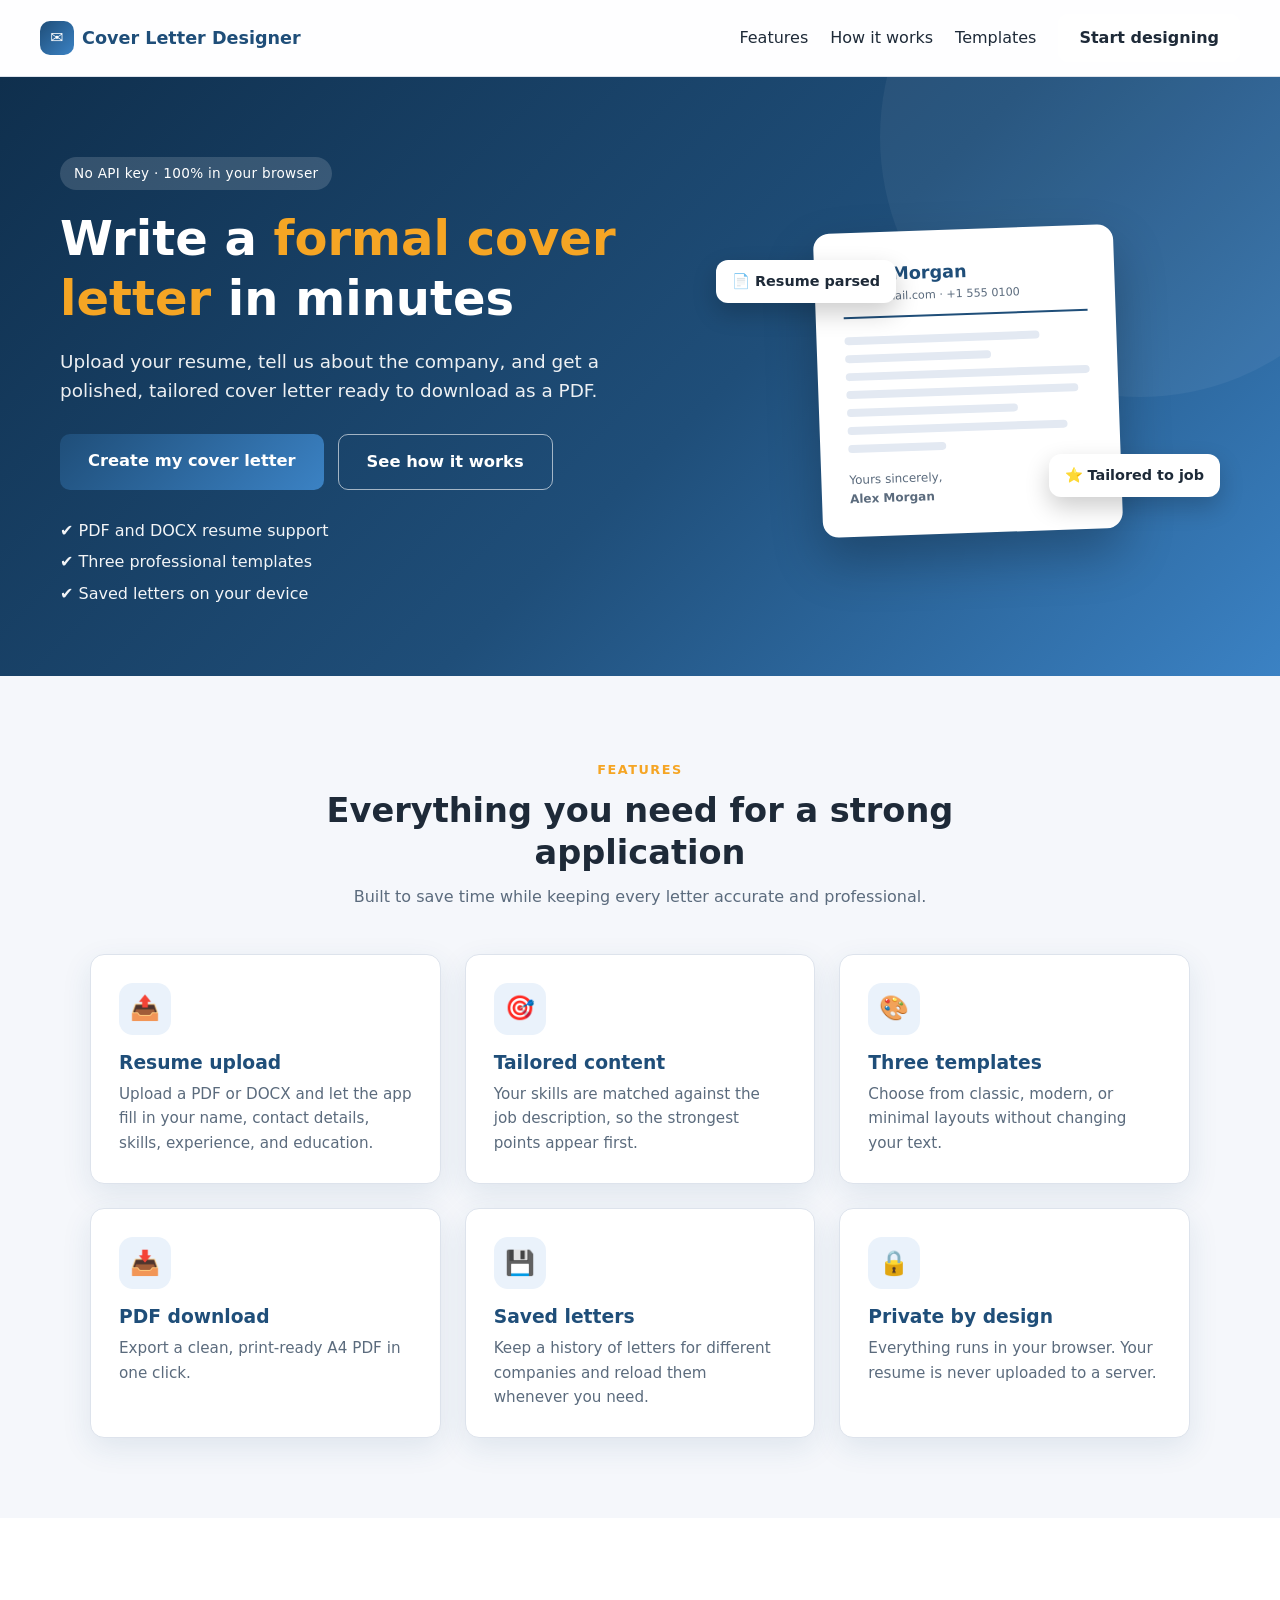
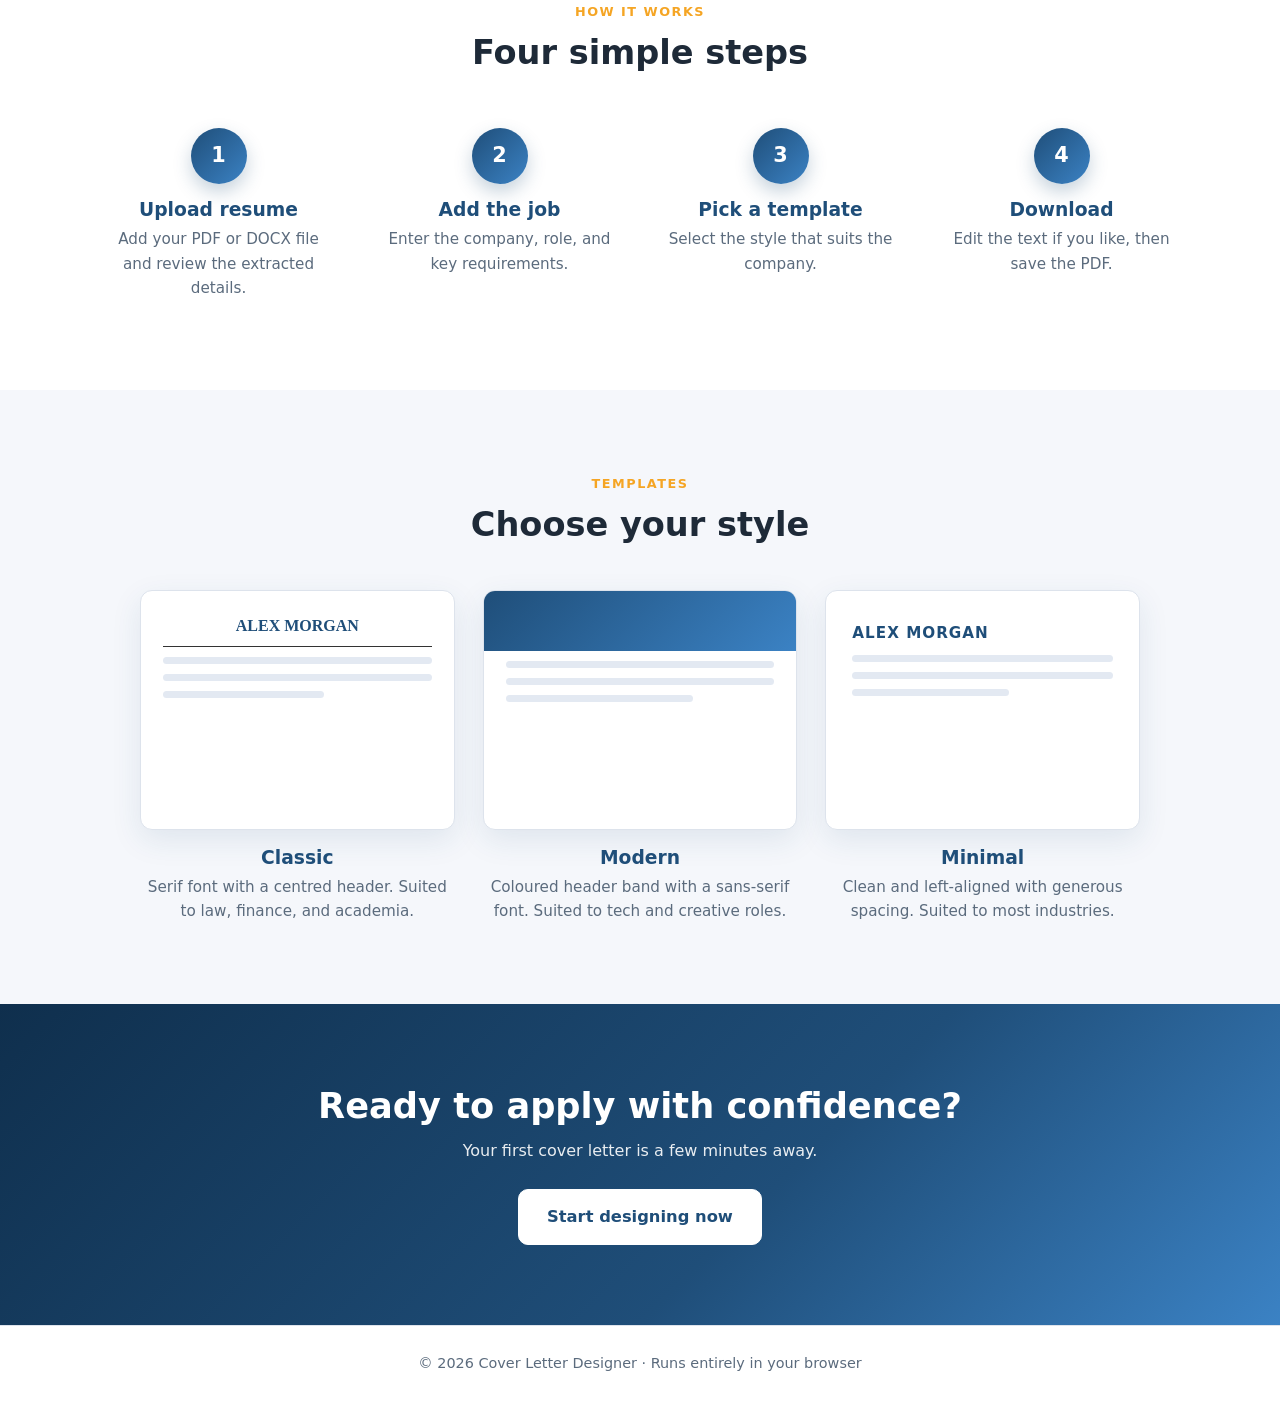
<file: index.html>
<!doctype html>
<html lang="en">
  <head>
    <meta charset="UTF-8" />
    <meta name="viewport" content="width=device-width, initial-scale=1.0" />
    <link rel="icon" type="image/x-icon" href="favicon.ico" />
    <title>Cover Letter Designer | Home</title>
    <link rel="stylesheet" href="style.css" />
  </head>
  <body class="home">
    <nav class="navbar">
      <a href="index.html" class="brand">
        <span class="brand-icon">✉</span> Cover Letter Designer
      </a>
      <div class="nav-links">
        <a href="#features">Features</a>
        <a href="#how">How it works</a>
        <a href="#templates">Templates</a>
        <a href="designer.html" class="btn btn-light">Start designing</a>
      </div>
    </nav>

    <section class="hero">
      <div class="hero-text">
        <span class="badge">No API key · 100% in your browser</span>
        <h1>
          Write a <span class="accent">formal cover letter</span> in minutes
        </h1>
        <p>
          Upload your resume, tell us about the company, and get a polished,
          tailored cover letter ready to download as a PDF.
        </p>
        <div class="hero-actions">
          <a href="designer.html" class="btn btn-primary btn-lg"
            >Create my cover letter</a
          >
          <a href="#how" class="btn btn-ghost btn-lg">See how it works</a>
        </div>
        <ul class="hero-points">
          <li>✔ PDF and DOCX resume support</li>
          <li>✔ Three professional templates</li>
          <li>✔ Saved letters on your device</li>
        </ul>
      </div>
      <div class="hero-visual">
        <div class="mock-letter">
          <div class="mock-header">
            <div class="mock-name">Alex Morgan</div>
            <div class="mock-contact">alex@email.com · +1 555 0100</div>
          </div>
          <div class="mock-line w80"></div>
          <div class="mock-line w60"></div>
          <div class="mock-line w100"></div>
          <div class="mock-line w95"></div>
          <div class="mock-line w70"></div>
          <div class="mock-line w90"></div>
          <div class="mock-line w40"></div>
          <div class="mock-sign">
            Yours sincerely,<br /><strong>Alex Morgan</strong>
          </div>
        </div>
        <div class="float-card float-1">📄 Resume parsed</div>
        <div class="float-card float-2">⭐ Tailored to job</div>
      </div>
    </section>

    <section id="features" class="section">
      <div class="section-head">
        <span class="eyebrow">Features</span>
        <h2>Everything you need for a strong application</h2>
        <p>
          Built to save time while keeping every letter accurate and
          professional.
        </p>
      </div>
      <div class="cards">
        <div class="card">
          <div class="card-icon">📤</div>
          <h3>Resume upload</h3>
          <p>
            Upload a PDF or DOCX and let the app fill in your name, contact
            details, skills, experience, and education.
          </p>
        </div>
        <div class="card">
          <div class="card-icon">🎯</div>
          <h3>Tailored content</h3>
          <p>
            Your skills are matched against the job description, so the
            strongest points appear first.
          </p>
        </div>
        <div class="card">
          <div class="card-icon">🎨</div>
          <h3>Three templates</h3>
          <p>
            Choose from classic, modern, or minimal layouts without changing
            your text.
          </p>
        </div>
        <div class="card">
          <div class="card-icon">📥</div>
          <h3>PDF download</h3>
          <p>Export a clean, print-ready A4 PDF in one click.</p>
        </div>
        <div class="card">
          <div class="card-icon">💾</div>
          <h3>Saved letters</h3>
          <p>
            Keep a history of letters for different companies and reload them
            whenever you need.
          </p>
        </div>
        <div class="card">
          <div class="card-icon">🔒</div>
          <h3>Private by design</h3>
          <p>
            Everything runs in your browser. Your resume is never uploaded to a
            server.
          </p>
        </div>
      </div>
    </section>

    <section id="how" class="section section-alt">
      <div class="section-head">
        <span class="eyebrow">How it works</span>
        <h2>Four simple steps</h2>
      </div>
      <div class="steps">
        <div class="step">
          <span class="step-num">1</span>
          <h3>Upload resume</h3>
          <p>Add your PDF or DOCX file and review the extracted details.</p>
        </div>
        <div class="step">
          <span class="step-num">2</span>
          <h3>Add the job</h3>
          <p>Enter the company, role, and key requirements.</p>
        </div>
        <div class="step">
          <span class="step-num">3</span>
          <h3>Pick a template</h3>
          <p>Select the style that suits the company.</p>
        </div>
        <div class="step">
          <span class="step-num">4</span>
          <h3>Download</h3>
          <p>Edit the text if you like, then save the PDF.</p>
        </div>
      </div>
    </section>

    <section id="templates" class="section">
      <div class="section-head">
        <span class="eyebrow">Templates</span>
        <h2>Choose your style</h2>
      </div>
      <div class="template-showcase">
        <div class="showcase-item">
          <div class="thumb thumb-classic">
            <div class="t-name">ALEX MORGAN</div>
            <div class="t-line"></div>
            <div class="t-line"></div>
            <div class="t-line short"></div>
          </div>
          <h3>Classic</h3>
          <p>
            Serif font with a centred header. Suited to law, finance, and
            academia.
          </p>
        </div>
        <div class="showcase-item">
          <div class="thumb thumb-modern">
            <div class="t-band"></div>
            <div class="t-line"></div>
            <div class="t-line"></div>
            <div class="t-line short"></div>
          </div>
          <h3>Modern</h3>
          <p>
            Coloured header band with a sans-serif font. Suited to tech and
            creative roles.
          </p>
        </div>
        <div class="showcase-item">
          <div class="thumb thumb-minimal">
            <div class="t-name">ALEX MORGAN</div>
            <div class="t-line"></div>
            <div class="t-line"></div>
            <div class="t-line short"></div>
          </div>
          <h3>Minimal</h3>
          <p>
            Clean and left-aligned with generous spacing. Suited to most
            industries.
          </p>
        </div>
      </div>
    </section>

    <section class="cta">
      <h2>Ready to apply with confidence?</h2>
      <p>Your first cover letter is a few minutes away.</p>
      <a href="designer.html" class="btn btn-light btn-lg"
        >Start designing now</a
      >
    </section>

    <footer class="footer">
      <p>© 2026 Cover Letter Designer · Runs entirely in your browser</p>
    </footer>
  </body>
</html>
</file>
<file: style.css>
:root {
  --primary: #1f4e79;
  --primary-dark: #163a5a;
  --accent: #f5a524;
  --bg: #f5f7fb;
  --text: #1e2a38;
  --muted: #5b6b7d;
  --border: #dde3ec;
  --radius: 14px;
  --shadow: 0 10px 30px rgba(31, 78, 121, 0.1);
}

* {
  box-sizing: border-box;
}

body {
  margin: 0;
  font-family:
    "Segoe UI",
    system-ui,
    -apple-system,
    Roboto,
    sans-serif;
  background: var(--bg);
  color: var(--text);
  line-height: 1.6;
}

h1,
h2,
h3 {
  line-height: 1.25;
}
a {
  color: var(--primary);
  text-decoration: none;
}

/* ---------- Navbar ---------- */
.navbar {
  position: sticky;
  top: 0;
  z-index: 10;
  display: flex;
  justify-content: space-between;
  align-items: center;
  padding: 14px 40px;
  background: rgba(255, 255, 255, 0.85);
  backdrop-filter: blur(10px);
  border-bottom: 1px solid var(--border);
}
.brand {
  font-weight: 700;
  font-size: 1.1rem;
  color: var(--primary);
  display: flex;
  align-items: center;
  gap: 8px;
}
.brand-icon {
  display: inline-grid;
  place-items: center;
  width: 34px;
  height: 34px;
  border-radius: 10px;
  background: linear-gradient(135deg, var(--primary), #3b82c4);
  color: #fff;
  font-size: 1rem;
}
.nav-links {
  display: flex;
  gap: 22px;
  align-items: center;
  font-weight: 500;
}
.nav-links a {
  color: var(--text);
}
.nav-links a:hover {
  color: var(--primary);
}

/* ---------- Buttons ---------- */
.btn {
  display: inline-block;
  font: inherit;
  font-weight: 600;
  padding: 10px 20px;
  border-radius: 10px;
  border: 1px solid var(--primary);
  background: #fff;
  color: var(--primary);
  cursor: pointer;
  transition: all 0.2s ease;
}
.btn:hover {
  transform: translateY(-1px);
  box-shadow: 0 6px 16px rgba(31, 78, 121, 0.15);
}
.btn-primary {
  background: var(--primary);
  color: #fff;
}
.btn-primary:hover {
  background: var(--primary-dark);
}
.btn-light {
  background: #fff;
  color: var(--primary);
  border-color: #fff;
}
.btn-ghost {
  background: transparent;
  color: #fff;
  border-color: rgba(255, 255, 255, 0.6);
}
.btn-ghost:hover {
  background: rgba(255, 255, 255, 0.12);
}
.btn-lg {
  padding: 14px 28px;
  font-size: 1.02rem;
}
.btn-primary.btn-lg {
  background: linear-gradient(135deg, var(--primary), #3b82c4);
  border: none;
}

/* ---------- Home: hero ---------- */
.hero {
  display: grid;
  grid-template-columns: 1.1fr 0.9fr;
  gap: 40px;
  align-items: center;
  padding: 80px 60px 70px;
  background: linear-gradient(
    135deg,
    #0f2f4d 0%,
    var(--primary) 55%,
    #3b82c4 100%
  );
  color: #fff;
  position: relative;
  overflow: hidden;
}
.hero::before {
  content: "";
  position: absolute;
  width: 520px;
  height: 520px;
  border-radius: 50%;
  background: rgba(255, 255, 255, 0.05);
  top: -200px;
  right: -120px;
}
.hero-text {
  position: relative;
  z-index: 1;
}
.hero h1 {
  font-size: 3rem;
  margin: 18px 0;
  font-weight: 800;
}
.hero h1 .accent {
  color: var(--accent);
}
.hero p {
  font-size: 1.15rem;
  opacity: 0.92;
  max-width: 560px;
}
.badge {
  display: inline-block;
  padding: 6px 14px;
  border-radius: 999px;
  background: rgba(255, 255, 255, 0.15);
  font-size: 0.85rem;
  letter-spacing: 0.3px;
}
.hero-actions {
  display: flex;
  gap: 14px;
  flex-wrap: wrap;
  margin: 28px 0;
}
.hero-points {
  list-style: none;
  padding: 0;
  margin: 0;
  display: flex;
  flex-direction: column;
  gap: 6px;
  opacity: 0.95;
}

.hero-visual {
  position: relative;
  z-index: 1;
  display: flex;
  justify-content: center;
}
.mock-letter {
  width: 300px;
  background: #fff;
  border-radius: 16px;
  padding: 28px;
  box-shadow: 0 24px 50px rgba(0, 0, 0, 0.25);
  transform: rotate(-2deg);
}
.mock-header {
  border-bottom: 2px solid var(--primary);
  padding-bottom: 10px;
  margin-bottom: 18px;
}
.mock-name {
  color: var(--primary);
  font-weight: 800;
  font-size: 1.1rem;
}
.mock-contact {
  color: var(--muted);
  font-size: 0.7rem;
}
.mock-line {
  height: 8px;
  border-radius: 4px;
  background: #e3e9f2;
  margin-bottom: 10px;
}
.w100 {
  width: 100%;
}
.w95 {
  width: 95%;
}
.w90 {
  width: 90%;
}
.w80 {
  width: 80%;
}
.w70 {
  width: 70%;
}
.w60 {
  width: 60%;
}
.w40 {
  width: 40%;
}
.mock-sign {
  margin-top: 18px;
  font-size: 0.75rem;
  color: var(--muted);
}
.float-card {
  position: absolute;
  background: #fff;
  color: var(--text);
  padding: 10px 16px;
  border-radius: 12px;
  font-size: 0.9rem;
  font-weight: 600;
  box-shadow: 0 10px 25px rgba(0, 0, 0, 0.2);
}
.float-1 {
  top: 10%;
  left: 0;
}
.float-2 {
  bottom: 12%;
  right: 0;
}

/* ---------- Home: sections ---------- */
.section {
  padding: 80px 60px;
}
.section-alt {
  background: #fff;
}
.section-head {
  text-align: center;
  max-width: 640px;
  margin: 0 auto 44px;
}
.section-head h2 {
  font-size: 2.1rem;
  margin: 8px 0 10px;
}
.section-head p {
  color: var(--muted);
  margin: 0;
}
.eyebrow {
  color: var(--accent);
  font-weight: 700;
  text-transform: uppercase;
  letter-spacing: 1.5px;
  font-size: 0.8rem;
}

.cards {
  display: grid;
  grid-template-columns: repeat(3, 1fr);
  gap: 24px;
  max-width: 1100px;
  margin: 0 auto;
}
.card {
  background: #fff;
  border-radius: var(--radius);
  padding: 28px;
  box-shadow: var(--shadow);
  border: 1px solid var(--border);
  transition:
    transform 0.25s ease,
    box-shadow 0.25s ease;
}
.card:hover {
  transform: translateY(-6px);
  box-shadow: 0 18px 40px rgba(31, 78, 121, 0.16);
}
.card-icon {
  width: 52px;
  height: 52px;
  border-radius: 14px;
  display: grid;
  place-items: center;
  font-size: 1.5rem;
  background: #eaf2fb;
  margin-bottom: 16px;
}
.card h3 {
  margin: 0 0 8px;
  color: var(--primary);
}
.card p {
  margin: 0;
  color: var(--muted);
  font-size: 0.95rem;
}

.steps {
  display: grid;
  grid-template-columns: repeat(4, 1fr);
  gap: 24px;
  max-width: 1100px;
  margin: 0 auto;
  text-align: center;
}
.step {
  padding: 10px 16px;
}
.step-num {
  display: inline-grid;
  place-items: center;
  width: 56px;
  height: 56px;
  border-radius: 50%;
  background: linear-gradient(135deg, var(--primary), #3b82c4);
  color: #fff;
  font-size: 1.3rem;
  font-weight: 800;
  margin-bottom: 14px;
  box-shadow: 0 8px 18px rgba(31, 78, 121, 0.25);
}
.step h3 {
  margin: 0 0 6px;
  color: var(--primary);
}
.step p {
  margin: 0;
  color: var(--muted);
  font-size: 0.95rem;
}

.template-showcase {
  display: grid;
  grid-template-columns: repeat(3, 1fr);
  gap: 28px;
  max-width: 1000px;
  margin: 0 auto;
  text-align: center;
}
.showcase-item h3 {
  margin: 16px 0 6px;
  color: var(--primary);
}
.showcase-item p {
  margin: 0;
  color: var(--muted);
  font-size: 0.95rem;
}
.thumb {
  background: #fff;
  border-radius: 12px;
  height: 240px;
  padding: 22px;
  box-shadow: var(--shadow);
  border: 1px solid var(--border);
  display: flex;
  flex-direction: column;
  gap: 10px;
  text-align: left;
  overflow: hidden;
}
.thumb .t-name {
  font-weight: 800;
  color: var(--primary);
}
.thumb .t-line {
  height: 7px;
  background: #e3e9f2;
  border-radius: 4px;
}
.thumb .t-line.short {
  width: 60%;
}
.thumb-classic {
  font-family: Georgia, serif;
}
.thumb-classic .t-name {
  text-align: center;
  border-bottom: 1px solid #333;
  padding-bottom: 8px;
}
.thumb-modern {
  padding: 0;
  gap: 10px;
}
.thumb-modern .t-band {
  height: 60px;
  background: linear-gradient(135deg, var(--primary), #3b82c4);
}
.thumb-modern .t-line,
.thumb-modern .t-line.short {
  margin: 0 22px;
}
.thumb-modern .t-line:first-of-type {
  margin-top: 8px;
}
.thumb-minimal {
  padding: 30px 26px;
}
.thumb-minimal .t-name {
  font-size: 0.95rem;
  letter-spacing: 1px;
}

.cta {
  text-align: center;
  padding: 80px 24px;
  color: #fff;
  background: linear-gradient(135deg, #0f2f4d, var(--primary) 60%, #3b82c4);
}
.cta h2 {
  font-size: 2.2rem;
  margin: 0 0 10px;
}
.cta p {
  opacity: 0.9;
  margin: 0 0 26px;
}

.footer {
  text-align: center;
  padding: 26px;
  color: var(--muted);
  font-size: 0.9rem;
  background: #fff;
  border-top: 1px solid var(--border);
}
.footer p {
  margin: 0;
}

/* ---------- App page ---------- */
.app-header {
  background: linear-gradient(135deg, var(--primary), #3b82c4);
  color: #fff;
  padding: 40px 40px 60px;
  text-align: center;
}
.app-header h1 {
  margin: 0 0 6px;
  font-size: 2rem;
}
.app-header p {
  margin: 0;
  opacity: 0.9;
}

.layout {
  max-width: 1000px;
  margin: -36px auto 40px;
  padding: 0 16px;
  display: flex;
  flex-direction: column;
  gap: 24px;
}
.panel {
  background: #fff;
  border-radius: var(--radius);
  padding: 28px;
  box-shadow: var(--shadow);
  border: 1px solid var(--border);
}
.panel-title {
  display: flex;
  align-items: center;
  gap: 12px;
  margin-bottom: 4px;
}
.panel h2 {
  margin: 0;
  font-size: 1.2rem;
  color: var(--primary);
}
.panel > p {
  margin: 0 0 16px;
  color: var(--muted);
  font-size: 0.95rem;
}
.step-badge {
  display: inline-grid;
  place-items: center;
  width: 32px;
  height: 32px;
  border-radius: 50%;
  background: var(--accent);
  color: #fff;
  font-weight: 800;
  flex-shrink: 0;
}

.upload-zone {
  display: flex;
  flex-direction: column;
  align-items: center;
  gap: 6px;
  border: 2px dashed #9fb8d4;
  border-radius: 12px;
  padding: 28px;
  background: #f7fbff;
  cursor: pointer;
  text-align: center;
  transition: 0.2s;
  font-weight: 400;
  color: var(--muted);
}
.upload-zone:hover {
  border-color: var(--primary);
  background: #eef5fb;
}
.upload-zone input[type="file"] {
  display: none;
}
.upload-icon {
  font-size: 2rem;
}
.upload-text small {
  color: var(--muted);
}

.grid {
  display: grid;
  grid-template-columns: 1fr 1fr;
  gap: 16px;
  margin-top: 16px;
}
.grid .full,
.full {
  grid-column: 1 / -1;
}

label {
  display: flex;
  flex-direction: column;
  gap: 6px;
  font-size: 0.9rem;
  font-weight: 600;
  color: #34434f;
}
input:not([type]),
input[type="text"],
textarea {
  font: inherit;
  font-weight: 400;
  padding: 10px 12px;
  border: 1px solid #cdd6e1;
  border-radius: 9px;
  width: 100%;
  background: #fbfcfe;
  transition: 0.2s;
}
textarea {
  resize: vertical;
}
input:focus,
textarea:focus {
  outline: none;
  border-color: var(--primary);
  background: #fff;
  box-shadow: 0 0 0 3px rgba(31, 78, 121, 0.15);
}

.status {
  min-height: 1.4em;
  font-weight: 600;
  color: var(--primary);
  margin: 10px 0 0;
}

.templates {
  display: grid;
  grid-template-columns: repeat(3, 1fr);
  gap: 14px;
  margin-bottom: 20px;
}
.tpl-card {
  border: 2px solid var(--border);
  border-radius: 12px;
  padding: 16px;
  cursor: pointer;
  flex-direction: column;
  transition: 0.2s;
  position: relative;
}
.tpl-card:hover {
  border-color: #9fb8d4;
}
.tpl-card:has(input:checked) {
  border-color: var(--primary);
  background: #eef5fb;
  box-shadow: 0 6px 18px rgba(31, 78, 121, 0.12);
}
.tpl-card input {
  position: absolute;
  opacity: 0;
}
.tpl-name {
  font-size: 1.05rem;
  color: var(--primary);
  font-weight: 700;
}
.tpl-desc {
  font-weight: 400;
  color: var(--muted);
  font-size: 0.85rem;
}

.letter {
  background: #fff;
  border: 1px solid var(--border);
  border-radius: 10px;
  padding: 40px 48px;
  min-height: 300px;
  margin-bottom: 18px;
  color: var(--text);
  font-size: 0.98rem;
  box-shadow: inset 0 0 0 1px #f0f3f8;
}
.letter p {
  margin: 0 0 12px;
}
.lt-date,
.lt-recipient,
.lt-sign {
  margin-bottom: 14px;
}
.lt-subject {
  font-weight: 700;
}

.tpl-classic {
  font-family: Georgia, "Times New Roman", serif;
}
.tpl-classic .lt-header {
  text-align: center;
  border-bottom: 1px solid #333;
  padding-bottom: 10px;
  margin-bottom: 18px;
}
.tpl-classic .lt-name {
  font-size: 1.6rem;
  font-weight: bold;
}
.tpl-classic .lt-contact {
  font-size: 0.85rem;
}

.tpl-modern {
  font-family: "Segoe UI", Roboto, Arial, sans-serif;
  padding: 0;
  overflow: hidden;
}
.tpl-modern .lt-header {
  background: var(--primary);
  color: #fff;
  padding: 28px 48px;
  margin-bottom: 26px;
}
.tpl-modern .lt-name {
  font-size: 1.7rem;
  font-weight: bold;
}
.tpl-modern .lt-contact {
  font-size: 0.85rem;
  opacity: 0.9;
}
.tpl-modern > :not(.lt-header) {
  margin-left: 48px;
  margin-right: 48px;
}

.tpl-minimal {
  font-family: Arial, Helvetica, sans-serif;
  padding: 48px 56px;
}
.tpl-minimal .lt-header {
  margin-bottom: 28px;
}
.tpl-minimal .lt-name {
  font-size: 1.3rem;
  font-weight: 600;
  letter-spacing: 0.5px;
}
.tpl-minimal .lt-contact {
  font-size: 0.82rem;
  color: var(--muted);
}

.actions {
  display: flex;
  gap: 12px;
  flex-wrap: wrap;
  margin-top: 18px;
}

.saved-list {
  list-style: none;
  padding: 0;
  margin: 0;
}
.saved-list li {
  display: flex;
  justify-content: space-between;
  align-items: center;
  gap: 10px;
  padding: 14px 4px;
  border-bottom: 1px solid var(--border);
}
.saved-list .btn {
  padding: 6px 14px;
  font-size: 0.85rem;
  margin-left: 6px;
}
.empty {
  color: #8a97a6;
}

/* ---------- Responsive ---------- */
@media (max-width: 960px) {
  .hero {
    grid-template-columns: 1fr;
    padding: 60px 30px;
    text-align: center;
  }
  .hero p,
  .hero-points {
    margin-left: auto;
    margin-right: auto;
  }
  .hero-actions {
    justify-content: center;
  }
  .hero-points {
    align-items: center;
  }
  .hero h1 {
    font-size: 2.4rem;
  }
  .cards,
  .steps,
  .template-showcase {
    grid-template-columns: 1fr 1fr;
  }
  .section {
    padding: 60px 30px;
  }
}
@media (max-width: 680px) {
  .navbar {
    padding: 12px 18px;
  }
  .nav-links a:not(.btn) {
    display: none;
  }
  .cards,
  .steps,
  .template-showcase,
  .templates,
  .grid {
    grid-template-columns: 1fr;
  }
  .hero h1 {
    font-size: 2rem;
  }
  .float-card {
    display: none;
  }
  .letter {
    padding: 24px;
  }
  .tpl-modern > :not(.lt-header) {
    margin-left: 24px;
    margin-right: 24px;
  }
  .tpl-modern .lt-header {
    padding: 22px 24px;
  }
  .tpl-minimal {
    padding: 28px;
  }
}
</file>
